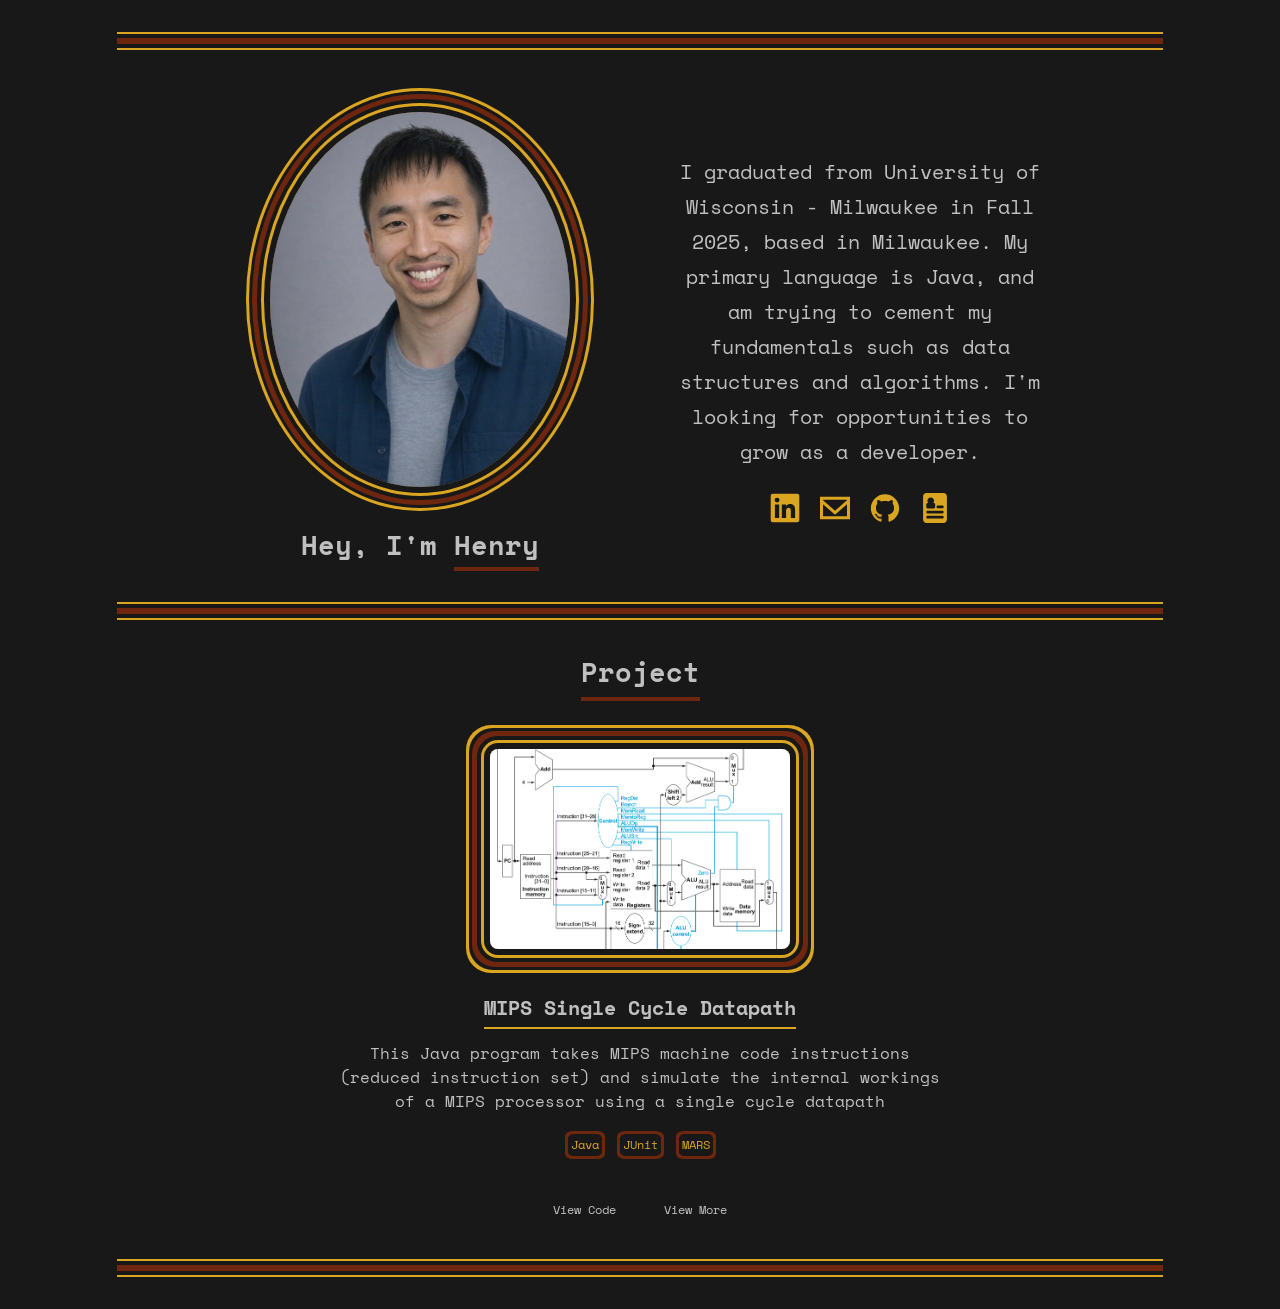
<file: index.html>
<!DOCTYPE html>

<html>
  <head>
    <title>Henry's Portfolio</title>
    <link rel="stylesheet" href="styles/styles.css">
    <link rel="preconnect" href="https://fonts.googleapis.com">
    <link rel="preconnect" href="https://fonts.gstatic.com" crossorigin>
    <link href="https://fonts.googleapis.com/css2?family=Space+Mono:ital,wght@0,400;0,700;1,400;1,700&display=swap" rel="stylesheet">
  </head>

  <body>
    <div class="divider__wrapper">
      <div class="divider">
        <span class="divider__yellow"></span>
        <span class="divider__red"></span>
        <span class="divider__yellow"></span>
      </div>
    </div>
    
    <section id="hero">  
      <div class="hero__container">
        <div class="hero__left">
          <img class="hero__image" src="assets/images/henry_xiong.png" alt="Henry"/>
          <h1 class="hero__header">Hey, I'm <span class="hero__name">Henry</span></h1>
        </div>

        <div class="hero__right">
          <p class="hero__description">
            I graduated from University of Wisconsin - Milwaukee in Fall 2025, based in Milwaukee.
            My primary language is Java, and am trying to cement my fundamentals such as data structures and algorithms.  
            I'm looking for opportunities to grow as a developer.
          </p>

          <nav class="hero__socials">   
            <a href="https://www.linkedin.com/in/henry-xyooj" target="_blank">
              <svg xmlns="http://www.w3.org/2000/svg" width="30px" height= "30px" viewBox="0 0 128 128">
                <path d="M116 3H12a8.91 8.91 0 00-9 8.8v104.42a8.91 8.91 0 009 8.78h104a8.93 8.93 0 009-8.81V11.77A8.93 8.93 0 00116 3zM39.17 107H21.06V48.73h18.11zm-9-66.21a10.5 10.5 0 1110.49-10.5 10.5 10.5 0 01-10.54 10.48zM107 107H88.89V78.65c0-6.75-.12-15.44-9.41-15.44s-10.87 7.36-10.87 15V107H50.53V48.73h17.36v8h.24c2.42-4.58 8.32-9.41 17.13-9.41C103.6 47.28 107 59.35 107 75z"/>
              </svg>
            </a>
            
            <a href="mailto:henryxyooj@hotmail.com" class="email-link" data-email="henryxyooj@hotmail.com">
              <svg width="30px" height="30px" viewBox="0 -2.5 20 20" version="1.1" xmlns="http://www.w3.org/2000/svg" xmlns:xlink="http://www.w3.org/1999/xlink">
                <title>email [#1573]</title>
                <desc>Created with Sketch.</desc>
                <defs></defs>
                <g id="Page-1" stroke="none" stroke-width="1" fill-rule="evenodd">
                  <g id="Dribbble-Light-Preview" transform="translate(-300.000000, -922.000000)">
                    <g id="icons" transform="translate(56.000000, 160.000000)">
                      <path d="M262,764.291 L254,771.318 L246,764.281 L246,764 L262,764 L262,764.291 Z M246,775 L246,766.945 L254,773.98 L262,766.953 L262,775 L246,775 Z M244,777 L264,777 L264,762 L244,762 L244,777 Z" id="email-[#1573]"></path>
                    </g>
                  </g>
                </g>
              </svg>
            </a>
            
            <a href="https://github.com/henryxyooj" target="_blank">
              <svg xmlns="http://www.w3.org/2000/svg" width="30px" height= "30px" viewBox="0 0 128 128">
                <g>
                  <path fill-rule="evenodd" clip-rule="evenodd" d="M64 5.103c-33.347 0-60.388 27.035-60.388 60.388 0 26.682 17.303 49.317 41.297 57.303 3.017.56 4.125-1.31 4.125-2.905 0-1.44-.056-6.197-.082-11.243-16.8 3.653-20.345-7.125-20.345-7.125-2.747-6.98-6.705-8.836-6.705-8.836-5.48-3.748.413-3.67.413-3.67 6.063.425 9.257 6.223 9.257 6.223 5.386 9.23 14.127 6.562 17.573 5.02.542-3.903 2.107-6.568 3.834-8.076-13.413-1.525-27.514-6.704-27.514-29.843 0-6.593 2.36-11.98 6.223-16.21-.628-1.52-2.695-7.662.584-15.98 0 0 5.07-1.623 16.61 6.19C53.7 35 58.867 34.327 64 34.304c5.13.023 10.3.694 15.127 2.033 11.526-7.813 16.59-6.19 16.59-6.19 3.287 8.317 1.22 14.46.593 15.98 3.872 4.23 6.215 9.617 6.215 16.21 0 23.194-14.127 28.3-27.574 29.796 2.167 1.874 4.097 5.55 4.097 11.183 0 8.08-.07 14.583-.07 16.572 0 1.607 1.088 3.49 4.148 2.897 23.98-7.994 41.263-30.622 41.263-57.294C124.388 32.14 97.35 5.104 64 5.104z"/>
                  <path d="M26.484 91.806c-.133.3-.605.39-1.035.185-.44-.196-.685-.605-.543-.906.13-.31.603-.395 1.04-.188.44.197.69.61.537.91zm2.446 2.729c-.287.267-.85.143-1.232-.28-.396-.42-.47-.983-.177-1.254.298-.266.844-.14 1.24.28.394.426.472.984.17 1.255zM31.312 98.012c-.37.258-.976.017-1.35-.52-.37-.538-.37-1.183.01-1.44.373-.258.97-.025 1.35.507.368.545.368 1.19-.01 1.452zm3.261 3.361c-.33.365-1.036.267-1.552-.23-.527-.487-.674-1.18-.343-1.544.336-.366 1.045-.264 1.564.23.527.486.686 1.18.333 1.543zm4.5 1.951c-.147.473-.825.688-1.51.486-.683-.207-1.13-.76-.99-1.238.14-.477.823-.7 1.512-.485.683.206 1.13.756.988 1.237zm4.943.361c.017.498-.563.91-1.28.92-.723.017-1.308-.387-1.315-.877 0-.503.568-.91 1.29-.924.717-.013 1.306.387 1.306.88zm4.598-.782c.086.485-.413.984-1.126 1.117-.7.13-1.35-.172-1.44-.653-.086-.498.422-.997 1.122-1.126.714-.123 1.354.17 1.444.663zm0 0"/>
                </g>
              </svg>
            </a>

            <a href="assets/downloads/resume.docx" download>
              <svg version="1.1" id="Capa_1" xmlns="http://www.w3.org/2000/svg" xmlns:xlink="http://www.w3.org/1999/xlink" width="30px" height="30px" viewBox="0 0 43.916 43.916" xml:space="preserve">
                <g id="#000000">
	                <path d="M34.395,0H9.522c-2.762,0-5,2.239-5,5v33.916c0,2.761,2.238,5,5,5h24.871c2.762,0,5-2.239,5-5V5
	                  C39.395,2.239,37.154,0,34.395,0z M9.208,16.855c0-1.172,0.951-2.121,2.121-2.121h0.742c-0.791-0.874-1.277-2.03-1.277-3.304
	                  c0-2.723,2.209-4.931,4.932-4.931c2.725,0,4.932,2.207,4.932,4.932c0,1.272-0.486,2.429-1.279,3.303h0.709
	                  c1.172,0,2.121,0.949,2.121,2.121v3.578c0,1.122-0.875,2.03-1.975,2.106h-9.051c-1.1-0.076-1.975-0.984-1.975-2.106V16.855
	                  L9.208,16.855z M32.708,37.416h-21.5c-1.104,0-2-0.896-2-2s0.896-2,2-2h21.5c1.104,0,2,0.896,2,2S33.812,37.416,32.708,37.416z
	                  M32.708,29.916h-21.5c-1.104,0-2-0.896-2-2s0.896-2,2-2h21.5c1.104,0,2,0.896,2,2S33.812,29.916,32.708,29.916z M32.708,22.416
	                  h-6.5c-1.104,0-2-0.896-2-2c0-1.104,0.896-2,2-2h6.5c1.104,0,2,0.896,2,2C34.708,21.52,33.812,22.416,32.708,22.416z"/>
                </g>
              </svg>
            </a>
          </nav>          
        </div>
      </div>
    </section>

    <div class="divider__wrapper">
      <div class="divider">
        <span class="divider__yellow"></span>
        <span class="divider__red"></span>
        <span class="divider__yellow"></span>
      </div>
    </div>

    <section id="project">
      <h2 class="project__header__main">Project</h2>

      <div class="project__container">
        <div class="project__card">
          <img src="assets/images/mips_single_cycle_datapath.png" alt="MIPS Single Cycle Datapath Screenshot" >
          
          <div class="project__info">
            <h3 class="project__header__seco">MIPS Single Cycle Datapath</h3>
            <p class="project__info__description">This Java program takes MIPS machine code instructions (reduced instruction set) and simulate the internal workings of a MIPS processor using a single cycle datapath</p>
            
            <div class="project__tech">
              <p class="project__tech__skill">Java</p>
              <p class="project__tech__skill">JUnit</p>
              <p class="project__tech__skill">MARS</p>
            </div>

            <div class="project__links">
              <a href="https://github.com/henryxyooj/single_cycle_datapath/" target="blank">View Code</a>
              <a href="pages/mips_single_cycle_datapath.html">View More</a>
            </div>
          </div>
        </div>
      </div>
    </section>

    <div class="divider__wrapper">
      <div class="divider">
        <span class="divider__yellow"></span>
        <span class="divider__red"></span>
        <span class="divider__yellow"></span>
      </div>
    </div>
      
    <footer class="footer">
    </footer>
  
  </body>
</html>
</file>
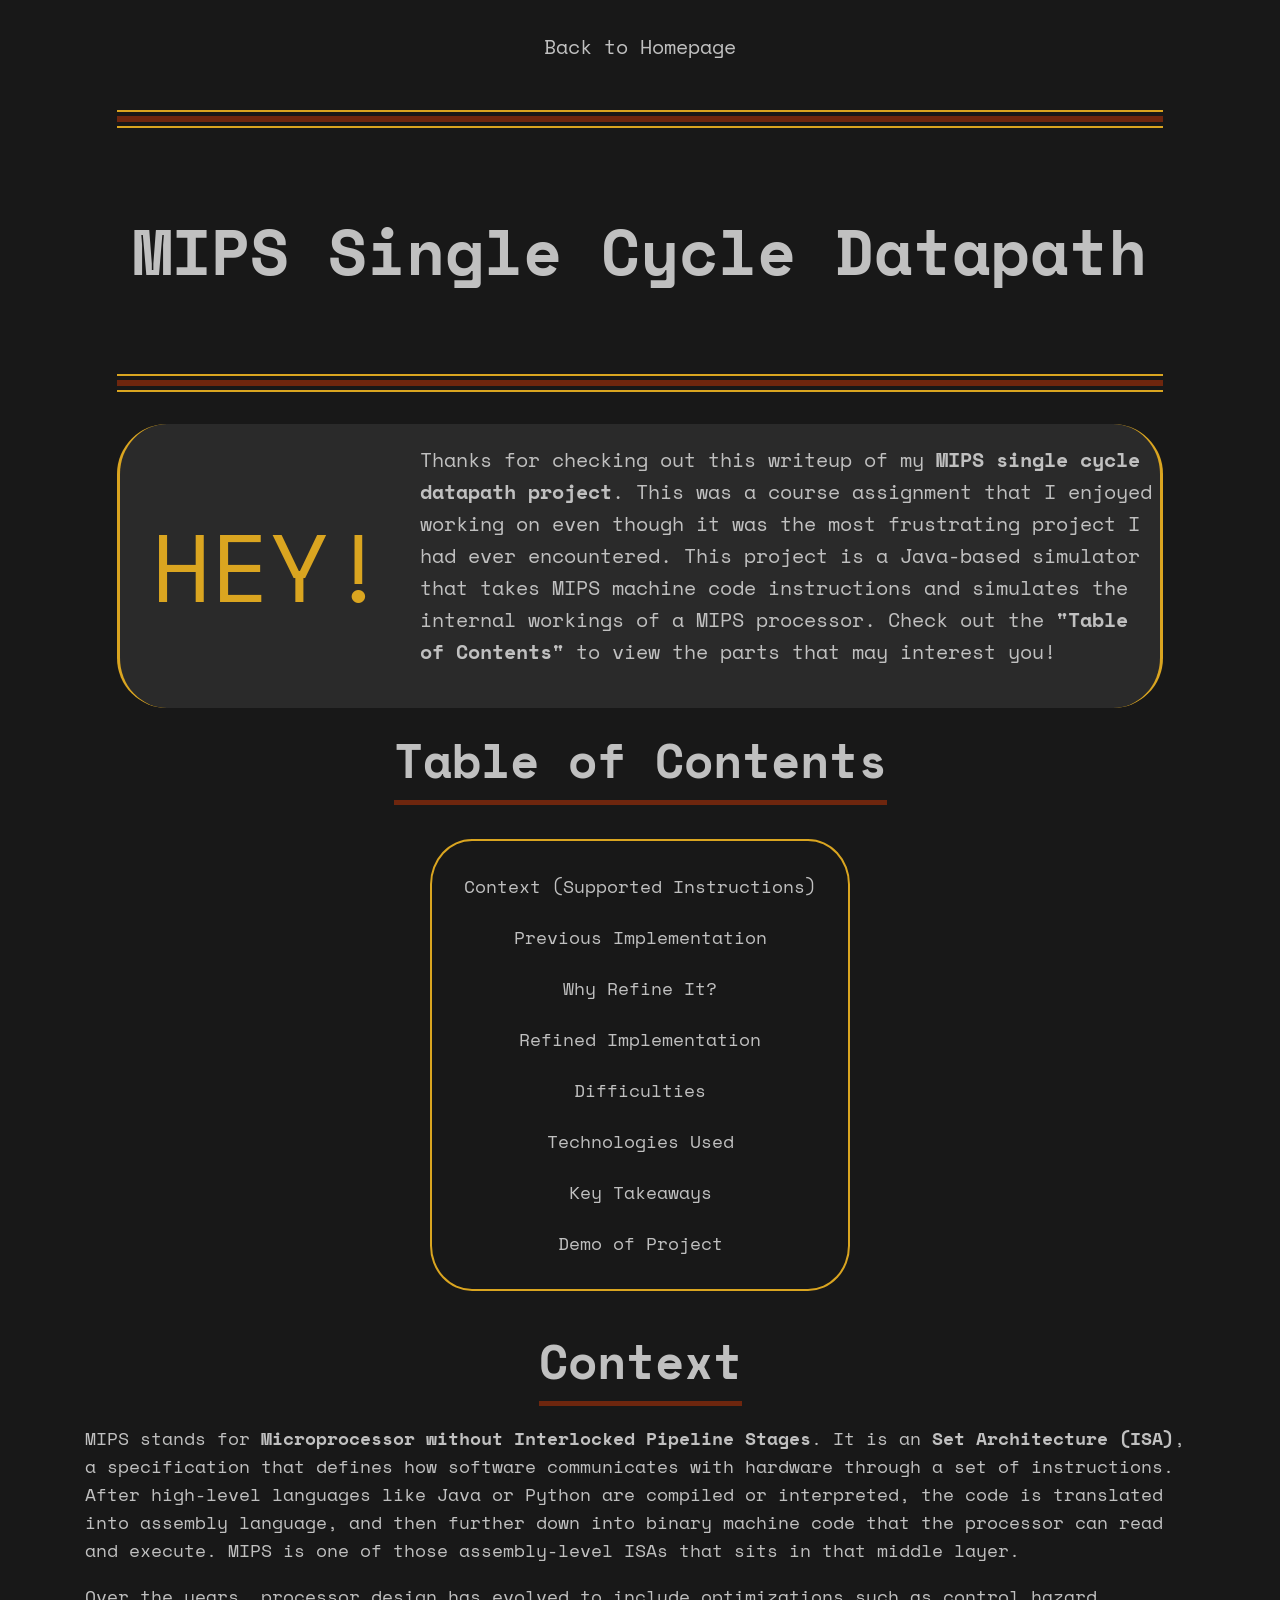
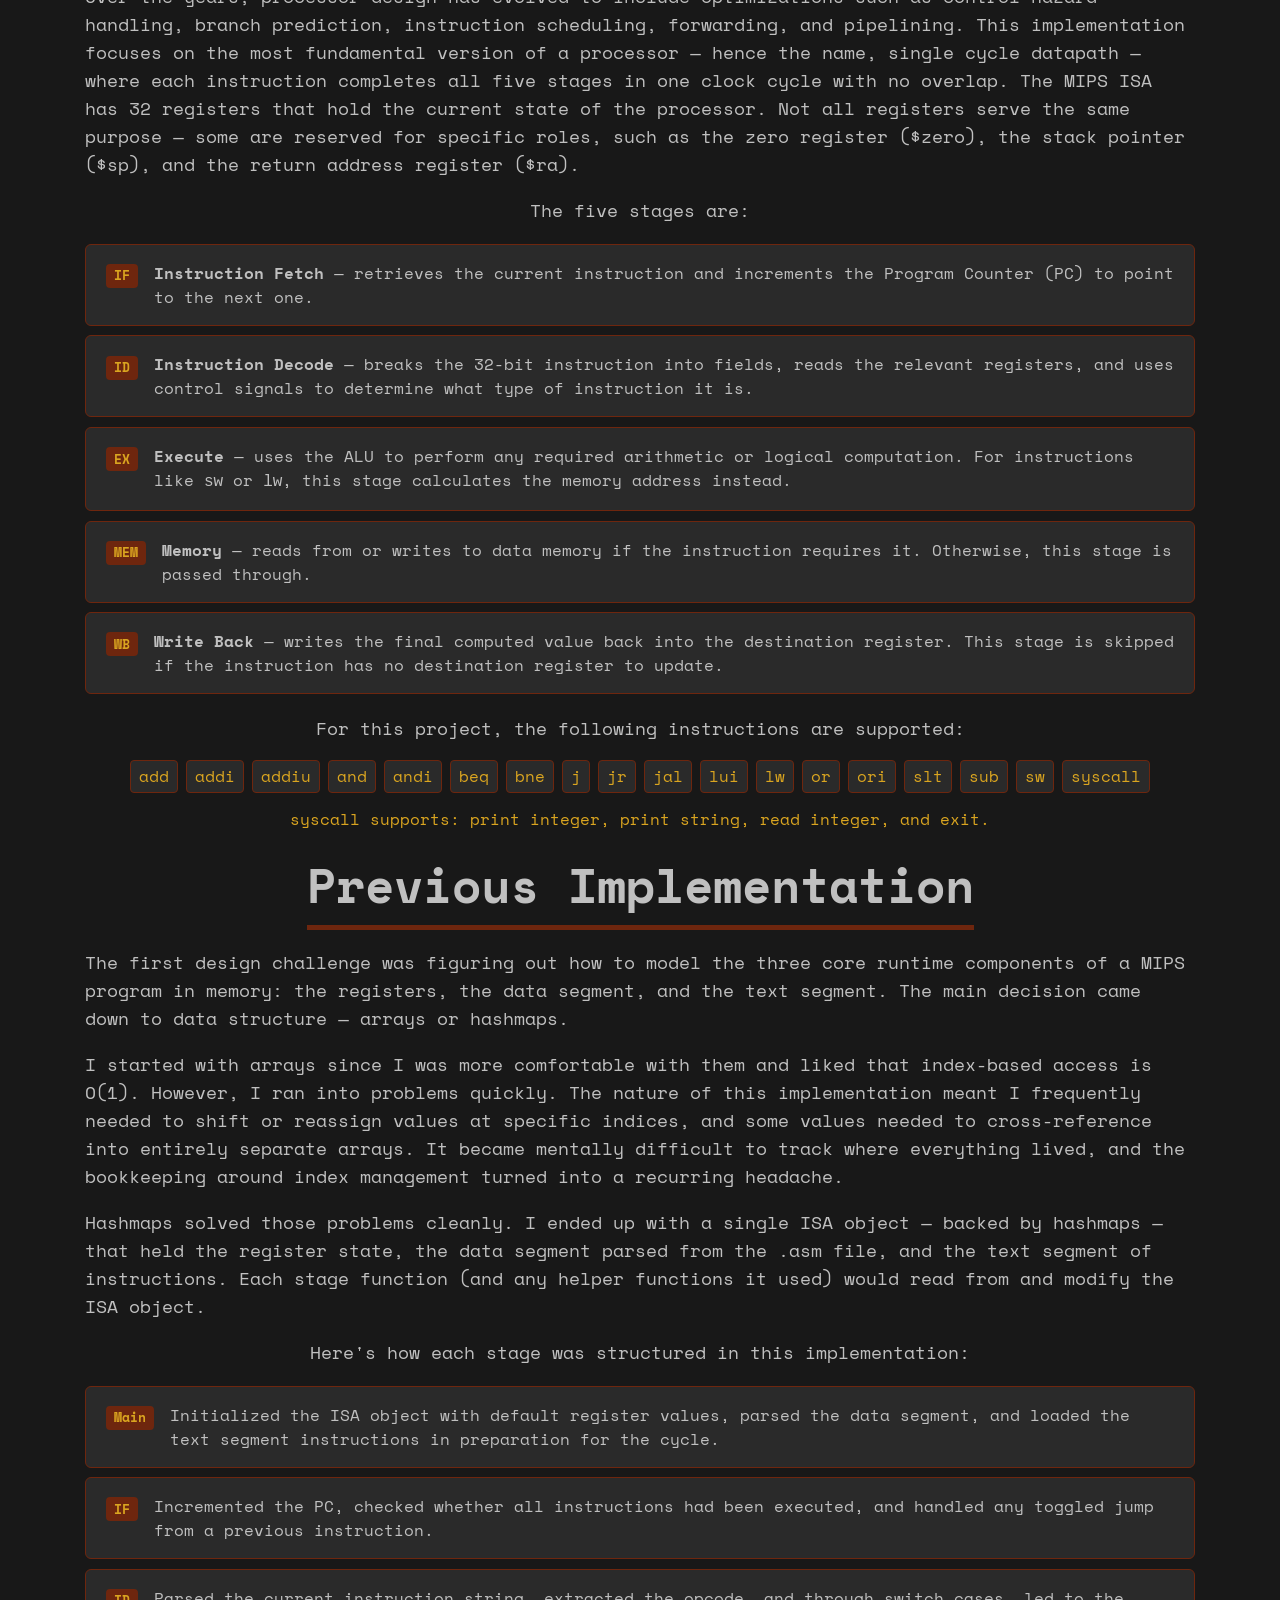
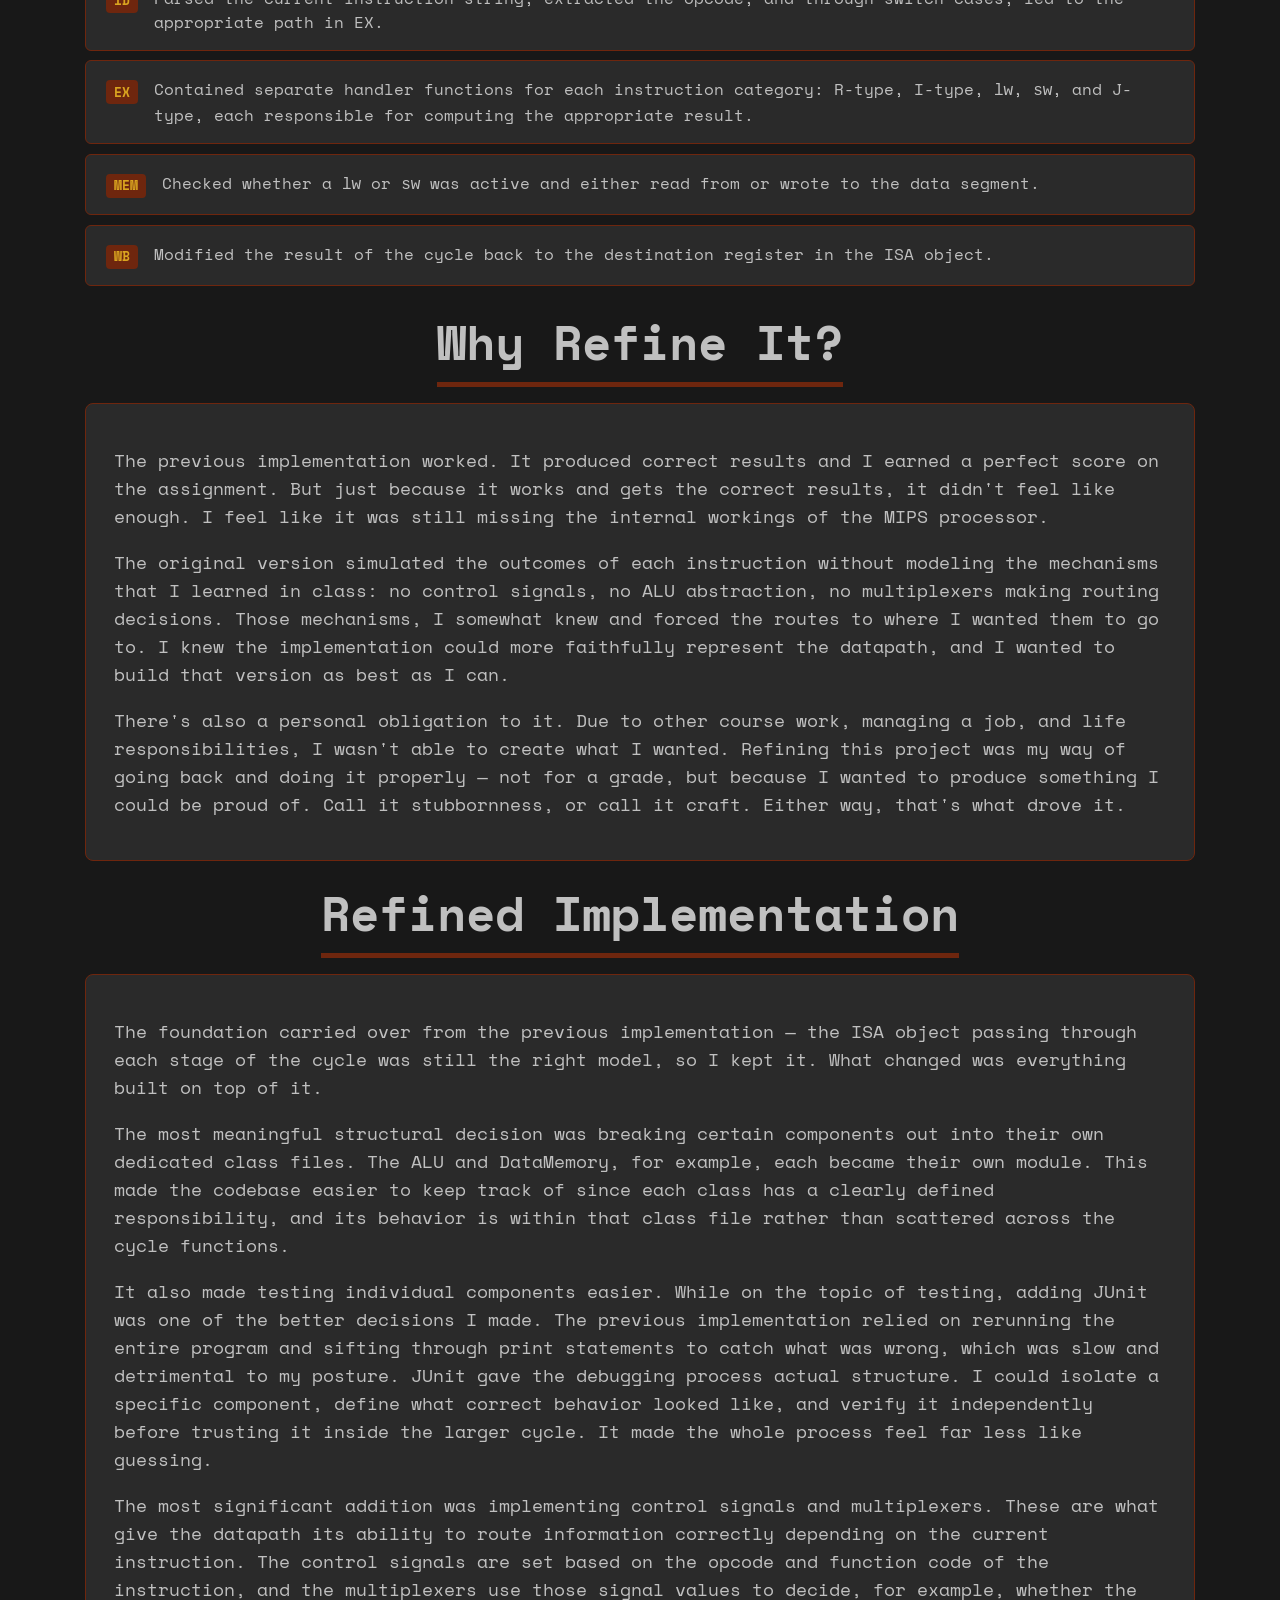
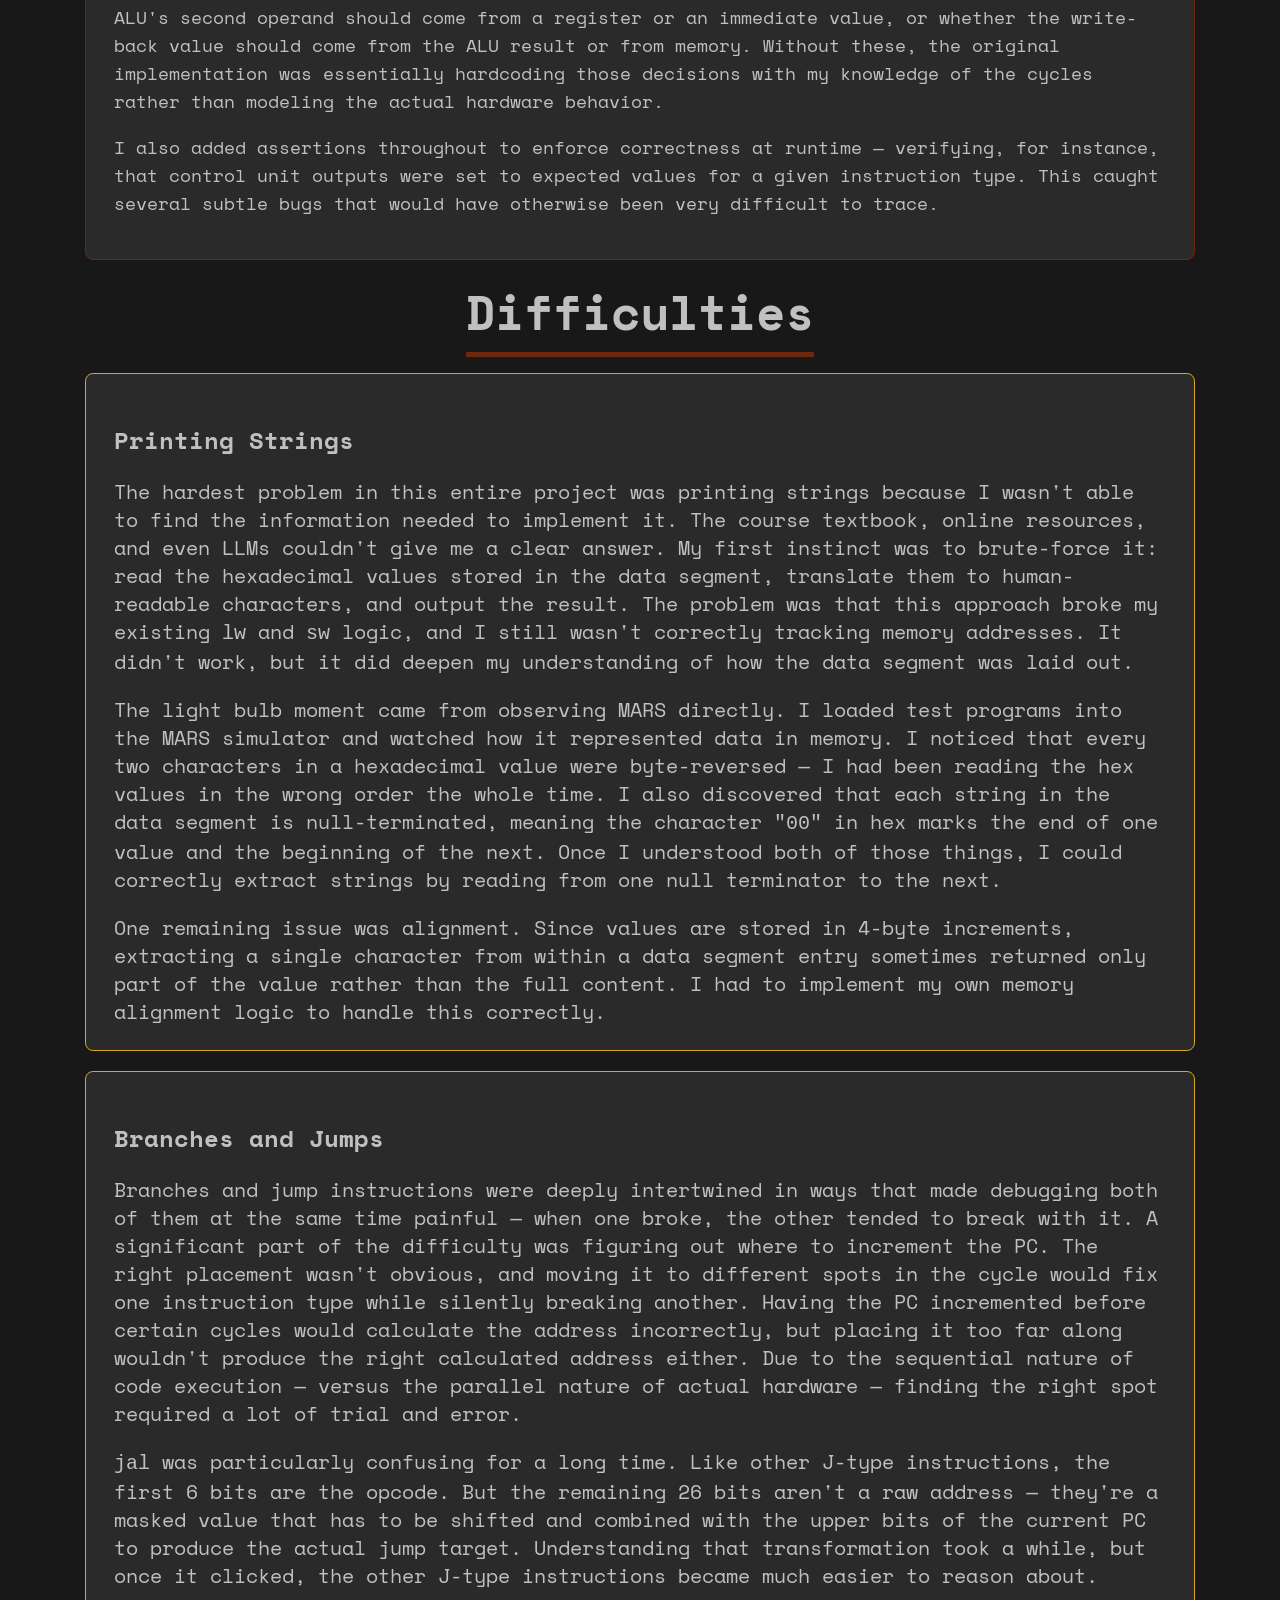
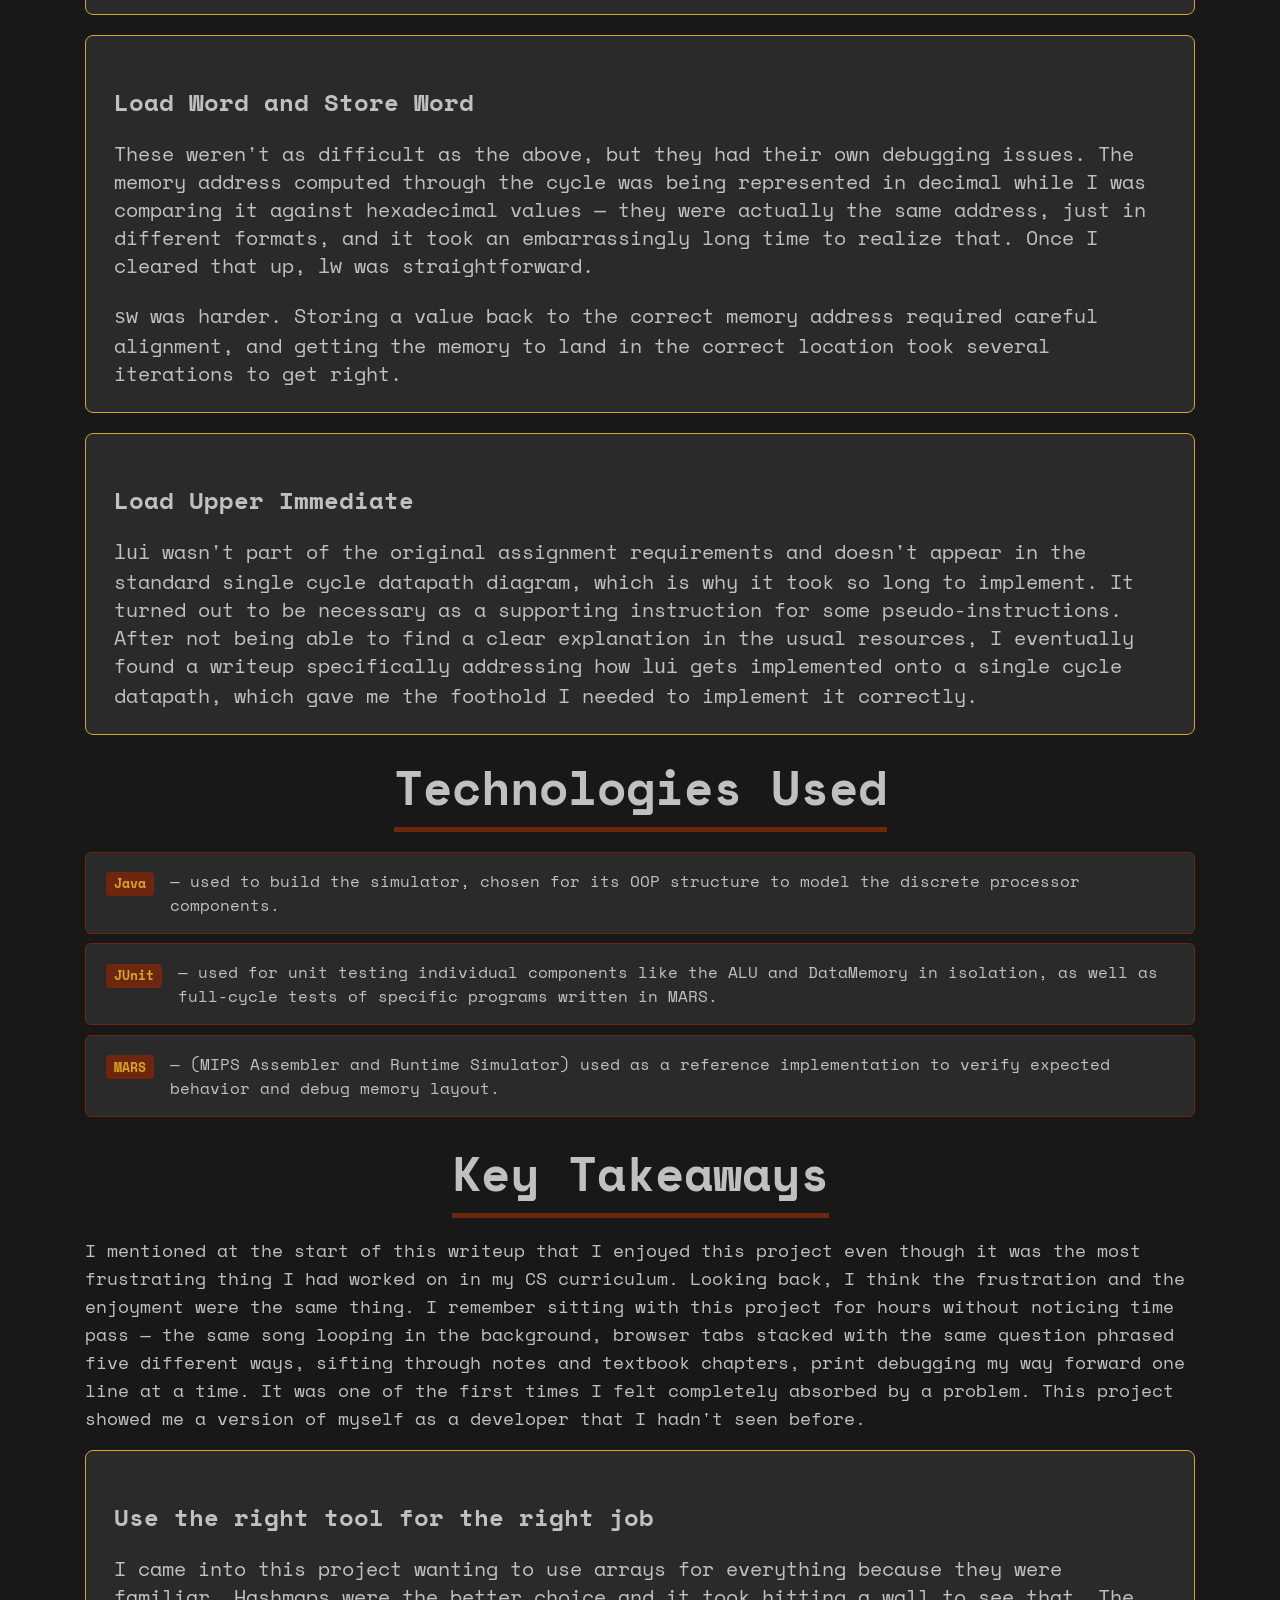
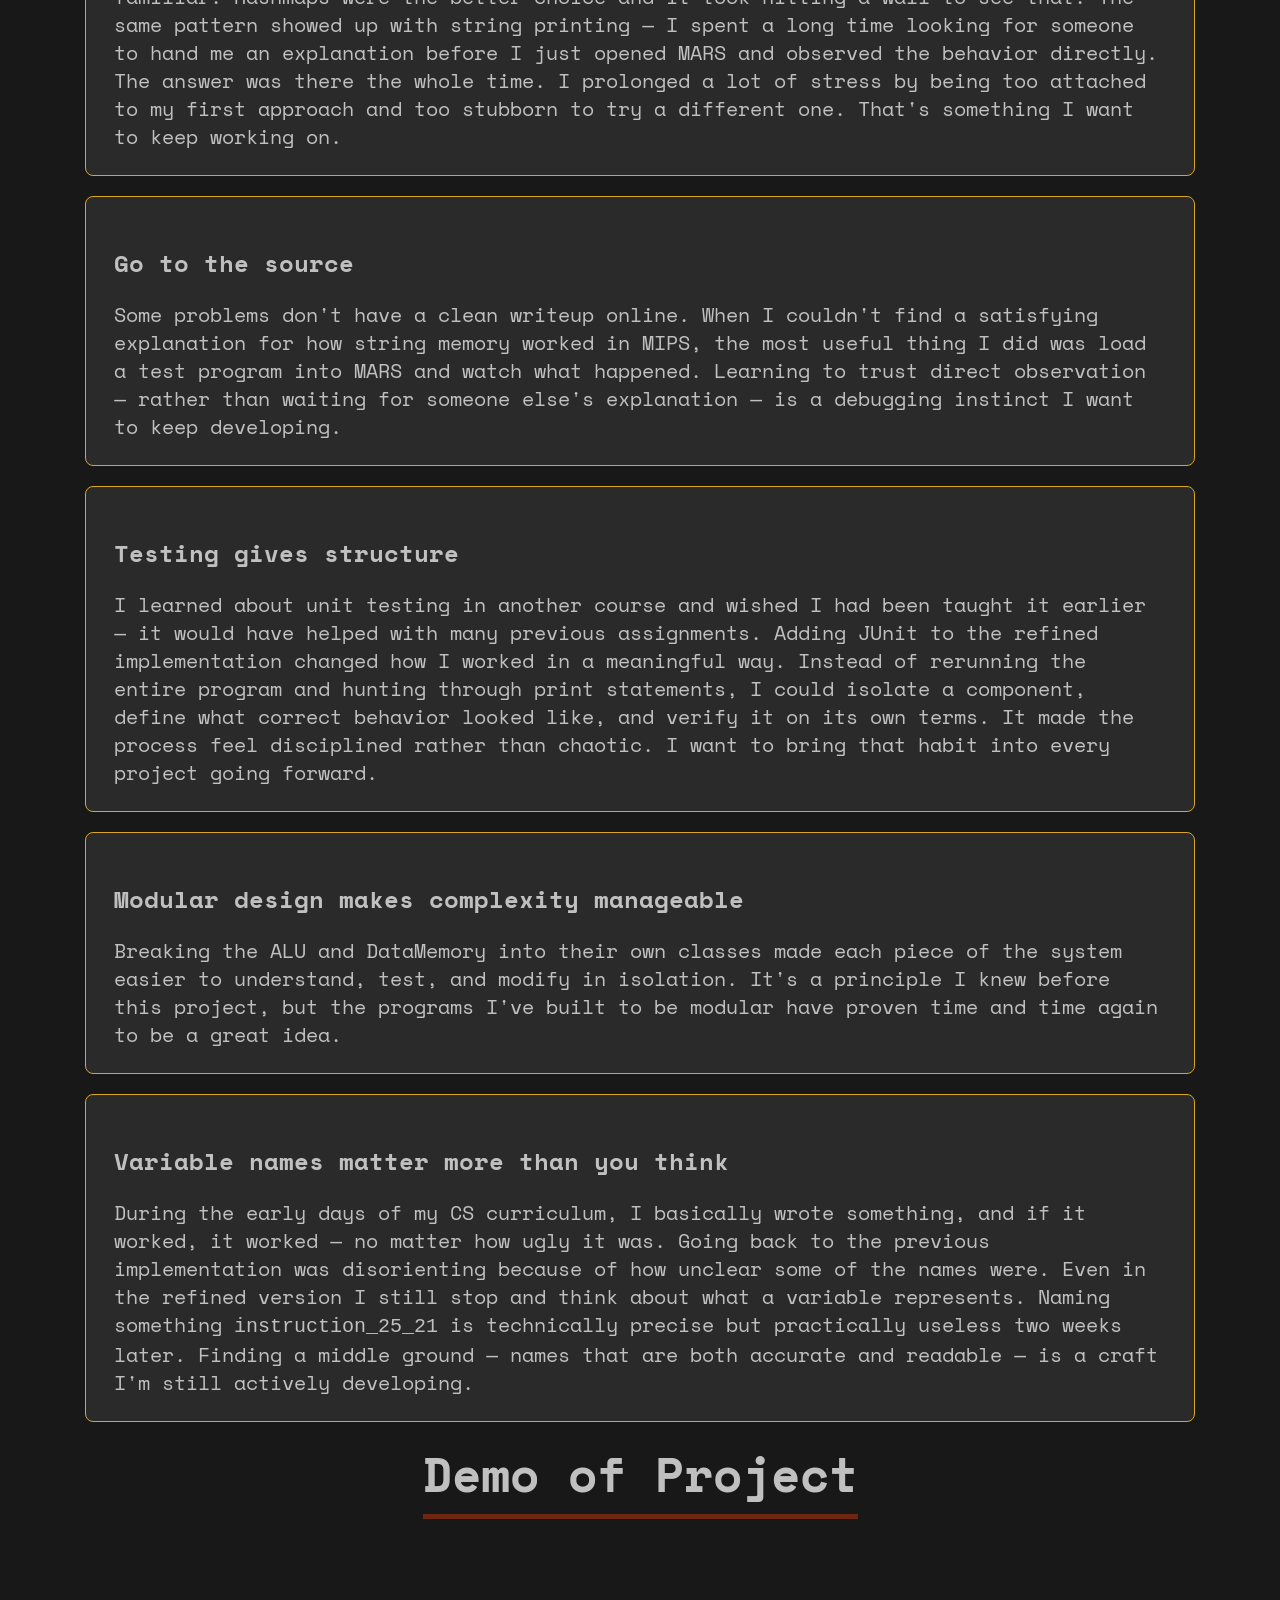
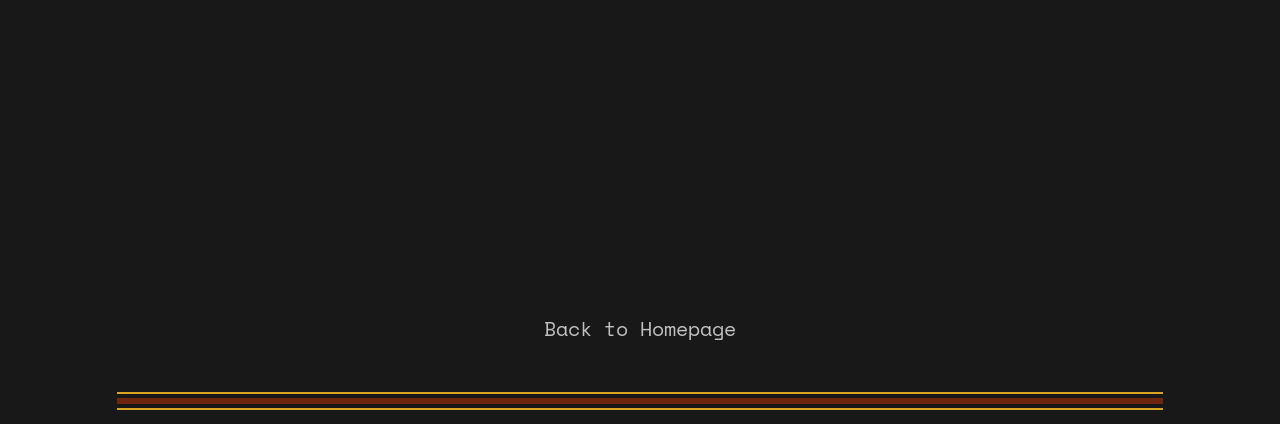
<file: pages/mips_single_cycle_datapath.html>
<!DOCTYPE html> 
<html>
    <div class="nav__home">
        <a href="../index.html">Back to Homepage</a>
    </div>

    <head>
        <title>MIPS Single Cycle Datapath Project</title>
        <link rel="stylesheet" href="../styles/project_styles.css">
        <link rel="preconnect" href="https://fonts.googleapis.com">
        <link rel="preconnect" href="https://fonts.gstatic.com" crossorigin>
        <link href="https://fonts.googleapis.com/css2?family=Space+Mono:ital,wght@0,400;0,700;1,400;1,700&display=swap" rel="stylesheet">
    </head>    

    <body>
        <div class="wrapper">
            <header class="header">
                <div class="divider">
                    <span class="divider__yellow"></span>
                    <span class="divider__red"></span>
                    <span class="divider__yellow"></span>
                </div>

                <h1 class="header__title">MIPS Single Cycle Datapath</h1>

                <div class="divider">
                    <span class="divider__yellow"></span>
                    <span class="divider__red"></span>
                    <span class="divider__yellow"></span>
                </div>
            </header>
            
            <div class="intro__container">
                <div class="intro">
                    <p class="intro__hey">HEY!</p>
                    <p class="intro__desc">
                        Thanks for checking out this writeup of my <strong>MIPS single cycle datapath project</strong>.  
                        This was a course assignment that I enjoyed working on even though it was the most frustrating project I had ever encountered.  
                        This project is a Java-based simulator that takes MIPS machine code instructions and simulates the internal workings of a MIPS processor.
                        Check out the <strong>"Table of Contents"</strong> to view the parts that may interest you!
                    </p>
                </div>
            </div>
            
            <div class="table__of__contents">
                <h2 class="contents__header">Table of Contents</h2>
                <ul class="toc__list">
                    <li><a href="#context">Context (Supported Instructions)</a></li>
                    <li><a href="#previous__implementation">Previous Implementation</a></li>
                    <li><a href="#why__refine__it">Why Refine It?</a></li>
                    <li><a href="#refined__implementation">Refined Implementation</a></li>
                    <li><a href="#difficulties">Difficulties</a></li>
                    <li><a href="#technologies">Technologies Used</a></li>
                    <li><a href="#key__takeaways">Key Takeaways</a></li>
                    <li><a href="#demo__previous">Demo of Project</a></li>
                </ul>
            </div>

            <div class="page__content">
                <section id="context">
                    <h2 class="context__header">Context</h2>
                        <p>
                            MIPS stands for <strong>Microprocessor without Interlocked Pipeline Stages</strong>.
                            It is an <strong>Set Architecture (ISA)</strong>, a specification that defines how software communicates with hardware through a set of instructions.
                            After high-level languages like Java or Python are compiled or interpreted, the code is translated into assembly language, and then further down into binary machine code that the processor can read and execute.
                            MIPS is one of those assembly-level ISAs that sits in that middle layer.
                        </p>
                        
                        <p>
                            Over the years, processor design has evolved to include optimizations such as control hazard handling, branch prediction, instruction scheduling, forwarding, and pipelining.
                            This implementation focuses on the most fundamental version of a processor — hence the name, single cycle datapath — where each instruction completes all five stages in one clock cycle with no overlap.
                            The MIPS ISA has 32 registers that hold the current state of the processor.
                            Not all registers serve the same purpose — some are reserved for specific roles, such as the zero register ($zero), the stack pointer ($sp), and the return address register ($ra).
                        </p>

                        <p class="five__stages">The five stages are:</p>
                        <div class="stages__grid">
                            <div class="stage__card">
                                <span class="stage__label">IF</span>
                                <span><strong>Instruction Fetch</strong> — retrieves the current instruction and increments the Program Counter (PC) to point to the next one.</span>
                            </div>
                            <div class="stage__card">
                                <span class="stage__label">ID</span>
                                <span><strong>Instruction Decode</strong> — breaks the 32-bit instruction into fields, reads the relevant registers, and uses control signals to determine what type of instruction it is.</span>
                            </div>
                            <div class="stage__card">
                                <span class="stage__label">EX</span>
                                <span><strong>Execute</strong> — uses the ALU to perform any required arithmetic or logical computation. For instructions like <code>sw</code> or <code>lw</code>, this stage calculates the memory address instead.</span>
                            </div>
                            <div class="stage__card">
                                <span class="stage__label">MEM</span>
                                <span><strong>Memory</strong> — reads from or writes to data memory if the instruction requires it. Otherwise, this stage is passed through.</span>
                            </div>
                            <div class="stage__card">
                                <span class="stage__label">WB</span>
                                <span><strong>Write Back</strong> — writes the final computed value back into the destination register. This stage is skipped if the instruction has no destination register to update.</span>
                            </div>
                        </div>

                        <p class="supported__instructions">For this project, the following instructions are supported:</p>
                        <div class="instruction__tags">
                            <span>add</span><span>addi</span><span>addiu</span><span>and</span><span>andi</span>
                            <span>beq</span><span>bne</span><span>j</span><span>jr</span><span>jal</span>
                            <span>lui</span><span>lw</span><span>or</span><span>ori</span><span>slt</span>
                            <span>sub</span><span>sw</span><span>syscall</span>
                        </div>

                        <p class="instruction__syscall_supports">syscall supports: print integer, print string, read integer, and exit.</p>
                </section>

                <section id="previous__implementation">
                    <h2 class="previous__header">Previous Implementation</h2>
                        <p>
                            The first design challenge was figuring out how to model the three core runtime components of a MIPS program in memory: the registers, the data segment, and the text segment.
                            The main decision came down to data structure — arrays or hashmaps.
                        </p>

                        <p>
                            I started with arrays since I was more comfortable with them and liked that index-based access is O(1).
                            However, I ran into problems quickly.
                            The nature of this implementation meant I frequently needed to shift or reassign values at specific indices, and some values needed to cross-reference into entirely separate arrays.
                            It became mentally difficult to track where everything lived, and the bookkeeping around index management turned into a recurring headache.
                        </p>

                        <p>
                            Hashmaps solved those problems cleanly.
                            I ended up with a single ISA object — backed by hashmaps — that held the register state, the data segment parsed from the .asm file, and the text segment of instructions.
                            Each stage function (and any helper functions it used) would read from and modify the ISA object.
                        </p>

                        <p class="previous__structure">Here's how each stage was structured in this implementation:</p>
                        <div class="impl__stages">
                            <div class="impl__stage">
                                <span class="impl__label">Main</span>
                                <span>Initialized the ISA object with default register values, parsed the data segment, and loaded the text segment instructions in preparation for the cycle.</span>
                            </div>
                            <div class="impl__stage">
                                <span class="impl__label">IF</span>
                                <span>Incremented the PC, checked whether all instructions had been executed, and handled any toggled jump from a previous instruction.</span>
                            </div>
                            <div class="impl__stage">
                                <span class="impl__label">ID</span>
                                <span>Parsed the current instruction string, extracted the opcode, and through switch cases, led to the appropriate path in EX.</span>
                            </div>
                            <div class="impl__stage">
                                <span class="impl__label">EX</span>
                                <span>Contained separate handler functions for each instruction category: R-type, I-type, <code>lw</code>, <code>sw</code>, and J-type, each responsible for computing the appropriate result.</span>
                            </div>
                            <div class="impl__stage">
                                <span class="impl__label">MEM</span>
                                <span>Checked whether a <code>lw</code> or <code>sw</code> was active and either read from or wrote to the data segment.</span>
                            </div>
                            <div class="impl__stage">
                                <span class="impl__label">WB</span>
                                <span>Modified the result of the cycle back to the destination register in the ISA object.</span>
                            </div>
                        </div>
                </section>

                <section id="why__refine__it">
                    <h2 class="why__header">Why Refine It?</h2>
                        <div class="why__refine__it__container">
                            <p>
                                The previous implementation worked.
                                It produced correct results and I earned a perfect score on the assignment.
                                But just because it works and gets the correct results, it didn't feel like enough.
                                I feel like it was still missing the internal workings of the MIPS processor.
                            </p>

                            <p>
                                The original version simulated the outcomes of each instruction without modeling the mechanisms that I learned in class: no control signals, no ALU abstraction, no multiplexers making routing decisions.
                                Those mechanisms, I somewhat knew and forced the routes to where I wanted them to go to.
                                I knew the implementation could more faithfully represent the datapath, and I wanted to build that version as best as I can.
                            </p>

                            <p>
                                There's also a personal obligation to it.
                                Due to other course work, managing a job, and life responsibilities, I wasn't able to create what I wanted.
                                Refining this project was my way of going back and doing it properly — not for a grade, but because I wanted to produce something I could be proud of.
                                Call it stubbornness, or call it craft.
                                Either way, that's what drove it.
                            </p>
                        </div>
                </section>

                <section id="refined__implementation">
                    <h2 class="refined__header">Refined Implementation</h2>
                        <div class="refined__implementation__container">
                            <p>
                                The foundation carried over from the previous implementation — the ISA object passing through each stage of the cycle was still the right model, so I kept it.
                                What changed was everything built on top of it.
                            </p>
                            <p>
                                The most meaningful structural decision was breaking certain components out into their own dedicated class files.
                                The ALU and DataMemory, for example, each became their own module.
                                This made the codebase easier to keep track of since each class has a clearly defined responsibility, and its behavior is within that class file rather than scattered across the cycle functions.
                            </p>
                            <p>
                                It also made testing individual components easier.
                                While on the topic of testing, adding JUnit was one of the better decisions I made.
                                The previous implementation relied on rerunning the entire program and sifting through print statements to catch what was wrong, which was slow and detrimental to my posture.
                                JUnit gave the debugging process actual structure.
                                I could isolate a specific component, define what correct behavior looked like, and verify it independently before trusting it inside the larger cycle.
                                It made the whole process feel far less like guessing.
                            </p>
                            <p>
                                The most significant addition was implementing control signals and multiplexers.
                                These are what give the datapath its ability to route information correctly depending on the current instruction.
                                The control signals are set based on the opcode and function code of the instruction, and the multiplexers use those signal values to decide, for example, whether the ALU's second operand should come from a register or an immediate value, or whether the write-back value should come from the ALU result or from memory.
                                Without these, the original implementation was essentially hardcoding those decisions with my knowledge of the cycles rather than modeling the actual hardware behavior.
                            </p>
                            <p>
                                I also added assertions throughout to enforce correctness at runtime — verifying, for instance, that control unit outputs were set to expected values for a given instruction type.
                                This caught several subtle bugs that would have otherwise been very difficult to trace.
                            </p>
                        </div>
                </section>

                <section id="difficulties">
                    <h2 class="difficulties__header">Difficulties</h2>
                        <div class="difficulty__cards">

                            <div class="difficulty__card">
                                <h3>Printing Strings</h3>
                                <p>The hardest problem in this entire project was printing strings because I wasn't able to find the information needed to implement it. The course textbook, online resources, and even LLMs couldn't give me a clear answer. My first instinct was to brute-force it: read the hexadecimal values stored in the data segment, translate them to human-readable characters, and output the result. The problem was that this approach broke my existing <code>lw</code> and <code>sw</code> logic, and I still wasn't correctly tracking memory addresses. It didn't work, but it did deepen my understanding of how the data segment was laid out.</p>
                                <p>The light bulb moment came from observing MARS directly. I loaded test programs into the MARS simulator and watched how it represented data in memory. I noticed that every two characters in a hexadecimal value were byte-reversed — I had been reading the hex values in the wrong order the whole time. I also discovered that each string in the data segment is null-terminated, meaning the character <code>"00"</code> in hex marks the end of one value and the beginning of the next. Once I understood both of those things, I could correctly extract strings by reading from one null terminator to the next.</p>
                                <p>One remaining issue was alignment. Since values are stored in 4-byte increments, extracting a single character from within a data segment entry sometimes returned only part of the value rather than the full content. I had to implement my own memory alignment logic to handle this correctly.</p>
                            </div>

                            <div class="difficulty__card">
                                <h3>Branches and Jumps</h3>
                                <p>Branches and jump instructions were deeply intertwined in ways that made debugging both of them at the same time painful — when one broke, the other tended to break with it. A significant part of the difficulty was figuring out where to increment the PC. The right placement wasn't obvious, and moving it to different spots in the cycle would fix one instruction type while silently breaking another. Having the PC incremented before certain cycles would calculate the address incorrectly, but placing it too far along wouldn't produce the right calculated address either. Due to the sequential nature of code execution — versus the parallel nature of actual hardware — finding the right spot required a lot of trial and error.</p>
                                <p><code>jal</code> was particularly confusing for a long time. Like other J-type instructions, the first 6 bits are the opcode. But the remaining 26 bits aren't a raw address — they're a masked value that has to be shifted and combined with the upper bits of the current PC to produce the actual jump target. Understanding that transformation took a while, but once it clicked, the other J-type instructions became much easier to reason about.</p>
                            </div>

                            <div class="difficulty__card">
                                <h3>Load Word and Store Word</h3>
                                <p>These weren't as difficult as the above, but they had their own debugging issues. The memory address computed through the cycle was being represented in decimal while I was comparing it against hexadecimal values — they were actually the same address, just in different formats, and it took an embarrassingly long time to realize that. Once I cleared that up, <code>lw</code> was straightforward.</p>
                                <p><code>sw</code> was harder. Storing a value back to the correct memory address required careful alignment, and getting the memory to land in the correct location took several iterations to get right.</p>
                            </div>

                            <div class="difficulty__card">
                                <h3>Load Upper Immediate</h3>
                                <p><code>lui</code> wasn't part of the original assignment requirements and doesn't appear in the standard single cycle datapath diagram, which is why it took so long to implement. It turned out to be necessary as a supporting instruction for some pseudo-instructions. After not being able to find a clear explanation in the usual resources, I eventually found a writeup specifically addressing how <code>lui</code> gets implemented onto a single cycle datapath, which gave me the foothold I needed to implement it correctly.</p>
                            </div>
                        </div>
                </section>

                <section id="technologies">
                    <h2 class="technologies__header">Technologies Used</h2>
                        <div class="tech__list">
                            <div class="tech__card">
                                <span class="tech__item"><strong>Java</strong></span> 
                                <span>— used to build the simulator, chosen for its OOP structure to model the discrete processor components.</span>
                            </div>

                            <div class="tech__card">
                                <span class="tech__item"><strong>JUnit</strong></span> 
                                <span>— used for unit testing individual components like the ALU and DataMemory in isolation, as well as full-cycle tests of specific programs written in MARS.</span>
                            </div>

                            <div class="tech__card">
                                <span class="tech__item"><strong>MARS</strong></span> 
                                </span>— (MIPS Assembler and Runtime Simulator) used as a reference implementation to verify expected behavior and debug memory layout.</span>
                            </div>
                        </div>
                </section>

                <section id="key__takeaways">
                    <h2 class="takeaway__header">Key Takeaways</h2>
                        <p>
                            I mentioned at the start of this writeup that I enjoyed this project even though it was the most frustrating thing I had worked on in my CS curriculum. Looking back, I think the frustration and the enjoyment were the same thing. I remember sitting with this project for hours without noticing time pass — the same song looping in the background, browser tabs stacked with the same question phrased five different ways, sifting through notes and textbook chapters, print debugging my way forward one line at a time. It was one of the first times I felt completely absorbed by a problem. This project showed me a version of myself as a developer that I hadn't seen before.
                        </p>
                        <div class="takeaway__cards">

                            <div class="takeaway__card">
                                <h3>Use the right tool for the right job</h3>
                                <p>I came into this project wanting to use arrays for everything because they were familiar. Hashmaps were the better choice and it took hitting a wall to see that. The same pattern showed up with string printing — I spent a long time looking for someone to hand me an explanation before I just opened MARS and observed the behavior directly. The answer was there the whole time. I prolonged a lot of stress by being too attached to my first approach and too stubborn to try a different one. That's something I want to keep working on.</p>
                            </div>

                            <div class="takeaway__card">
                                <h3>Go to the source</h3>
                                <p>Some problems don't have a clean writeup online. When I couldn't find a satisfying explanation for how string memory worked in MIPS, the most useful thing I did was load a test program into MARS and watch what happened. Learning to trust direct observation — rather than waiting for someone else's explanation — is a debugging instinct I want to keep developing.</p>
                            </div>

                            <div class="takeaway__card">
                                <h3>Testing gives structure</h3>
                                <p>I learned about unit testing in another course and wished I had been taught it earlier — it would have helped with many previous assignments. Adding JUnit to the refined implementation changed how I worked in a meaningful way. Instead of rerunning the entire program and hunting through print statements, I could isolate a component, define what correct behavior looked like, and verify it on its own terms. It made the process feel disciplined rather than chaotic. I want to bring that habit into every project going forward.</p>
                            </div>

                            <div class="takeaway__card">
                                <h3>Modular design makes complexity manageable</h3>
                                <p>Breaking the ALU and DataMemory into their own classes made each piece of the system easier to understand, test, and modify in isolation. It's a principle I knew before this project, but the programs I've built to be modular have proven time and time again to be a great idea.</p>
                            </div>

                            <div class="takeaway__card">
                                <h3>Variable names matter more than you think</h3>
                                <p>During the early days of my CS curriculum, I basically wrote something, and if it worked, it worked — no matter how ugly it was. Going back to the previous implementation was disorienting because of how unclear some of the names were. Even in the refined version I still stop and think about what a variable represents. Naming something <code>instruction_25_21</code> is technically precise but practically useless two weeks later. Finding a middle ground — names that are both accurate and readable — is a craft I'm still actively developing.</p>
                            </div>
                        </div>
                </section>   

                <section id="demo">
                    <h2 class="previous__header">Demo of Project</h2>
                    <div class="video__wrapper">
                        <iframe 
                            class="video"
                            width="560" 
                            height="315" 
                            src="https://www.youtube.com/embed/gS8_MTu8MIA?si=nim2k-99AcNBpqvJ" 
                            title="YouTube video player" 
                            frameborder="0" 
                            allow="accelerometer; autoplay; clipboard-write; encrypted-media; gyroscope; picture-in-picture; web-share" 
                            referrerpolicy="strict-origin-when-cross-origin" 
                            allowfullscreen
                        >
                        </iframe>
                    </div>
                </section>
            </div>

            <div class="nav__home">
                <a href="../index.html">Back to Homepage</a>
            </div>
            
            <footer class="footer">
                <div class="divider">
                    <span class="divider__yellow"></span>
                    <span class="divider__red"></span>
                    <span class="divider__yellow"></span>
                </div>
            </footer>
        </div>
    </body>
</html>
</file>
<file: styles/styles.css>
:root {
    --main: #181818;
    --main-card: #2a2a2a;
    --main-contra: #c0c0c0; 
    --seco: #6e260e;
    --seco-contra: #DAA520;
    --wrapper: 69.375rem;
    --fs-18: 1.125rem;
    --fs-24: 1.5rem;
    --fs-32: 2rem;
    --fs-48: 3rem;
    --ease-in-out: color 250ms ease-in-out;
}

html {
    box-sizing: border-box;
    font-size: 100%;
}

body {
    margin: 0;
    font-family: "Space Mono", monospace;
    background-color: var(--main);
    color: var(--main-contra);
    font-size: 18px;
    line-height: 1.5; 
}

.divider__wrapper {
    max-width: var(--wrapper);
    width: 100%;
    margin: 0 auto;
}

.divider {
    padding: 2rem;
    display: flex;
    flex-direction: column;
    gap: 4px;
}

.divider__yellow {
    height: 2px;
    background-color: var(--seco-contra);
}

.divider__red {
    height: 6px;
    background-color: var(--seco);
}

@view-transition {
    navigation: auto;
}

@keyframes slide-to-bottom {
  from {
    transform: translateY(0);
  }

  to {
    transform: translateY(100vw);
  }
}

::view-transition-old(root) {
  animation: slide-to-bottom 0.3s;
  z-index: 2;
}

::view-transition-new(root) {
  animation: none;
}

.hero {}

.hero__container {
    display: grid;
    grid-template-columns: 1fr 1fr;
    gap: 5rem;
    align-items: center;
    margin: 0 auto;
    max-width: 800px;
    margin-bottom: -3rem;
}

.hero__left {
    display: flex;
    flex-direction: column;
    align-items: center;
    text-align: center;
    gap: 1rem;
    padding: 1.875rem;
}

.hero__image {
    width: 300px;
    height: 375px;
    border-radius: 50%;
    object-fit: cover;
    box-shadow:
        0 0 0 6px var(--main),
        0 0 0 9px var(--seco-contra),
        0 0 0 13px var(--main),
        0 0 0 18px var(--seco),
        0 0 0 21px var(--main),
        0 0 0 24px var(--seco-contra);
}

.hero__header {}

.hero__name {
    color: var(--main-contra);
    border-bottom: 4.5px solid var(--seco);
    padding-bottom: 2px;
}

.hero__right {
    display: flex;
    flex-direction: column;
    gap: 1.5rem;
}

.refined__implementation__container {
    background: var(--main-card);
    border: 1px solid var(--seco);
    border-radius: 8px;
    padding: 1.5rem 1.75rem;
}


.hero__description {
    line-height: 1.75;
    font-size: 1.25rem;
    max-width: 400px;
    margin: 0rem auto;
    text-align: center;
}

.hero__socials {
    display: flex;
    align-items: center;
    justify-content: center;
    gap: 1.25rem;
    padding: 0 0 1rem 0;
}

.hero__socials svg {
    fill: var(--seco-contra);
    transition: 
        fill 250ms ease-in-out,
        transform 250ms ease-in-out;
}

.hero__socials:hover svg {
    fill: var(--seco-contra);
}

.hero__socials svg:hover {
    fill: var(--seco);
    transform: translateY(-6px);
}

.project {}

.project__header__main {
    display: flex;
    justify-content: center;
    align-items: center;
    align-self: center;
    padding-bottom: 0.25rem;
    border-bottom: 4.5px solid var(--seco);
    width: fit-content;
    margin: 0 auto 3rem;
}

.project__container {}

.project__card {
    display: flex;
    flex-direction: column;
    gap: 1.5rem;
    border-radius: 10px;
    padding: 0 1.5rem 0;
    align-items: center;
}

.project__card img {
    width: 300px;
    height: 200px;
    object-fit: cover;
    border-radius: 8px;
    box-shadow:
        0 0 0 6px var(--main),
        0 0 0 9px var(--seco-contra),
        0 0 0 13px var(--main),
        0 0 0 18px var(--seco),
        0 0 0 21px var(--main),
        0 0 0 24px var(--seco-contra);
}

.project__info {
    padding: 0 6rem 0rem;
    display: flex;
    flex-direction: column;
    justify-content: center;
    gap: 0.75rem;
    align-items: center;
    text-align: center;
    margin-top: 1.25rem;
}

.project__header__seco {
    margin: 0 auto;
    font-size: 1.25rem;
    padding-bottom: 0.25rem;
    border-bottom: 2.5px solid var(--seco-contra);
    width: fit-content;
}

.project__info__description {
    margin: 0 auto;
    line-height: 1.5;
    font-size: 1rem;
    max-width: 600px;
}

.project__tech {
    display: flex;
    gap: 1.5rem;
}

.project__tech__skill {
    font-size: 0.75rem;
    line-height: 1rem;
    color: var(--seco-contra);
    border-radius: 10%;
    box-shadow: 
        0 0 0 3px var(--main),
        0 0 0 6px var(--seco); 
    transition: transform 250ms ease-in-out;
}

.project__tech__skill:hover {
    transform: scale(1.25);
}

.project__links {
    display: flex;
    gap: 1rem;
    padding: 1rem 0rem 0rem 0rem;
}

.project__links a {
    padding: 0.5rem 1rem;
    border-radius: 6px;
    text-decoration: none;
    color: var(--main-contra);
    font-size: 0.75rem;
    transition:
        transform 250ms ease-in-out,
        box-shadow 250ms ease-in-out;
}

.project__links a:hover {
    transform: scale(1.05);
    box-shadow:
        0 0 0 2px var(--seco-contra),
        0 0 0 5px var(--main),
        0 0 0 8px var(--seco),
        0 0 0 10px var(--main),
        0 0 0 12px var(--seco-contra);
}

/* tablet*/
@media (max-width: 1024px) {

}

/* mobile */
@media (max-width: 768px) {
  .hero__container {
    grid-template-columns: 1fr;
    gap: 0rem;
  }

  .hero__socials {
    padding: 1.25rem 0rem 2.50rem;
  }

  .hero__left {
    text-align: center;
    padding-top: 2.0rem;
    padding-bottom: 0rem;
  }

  .hero__right {
    gap: 0rem;
  }

  .project__info__description {
    padding: 0 1.25rem;
  }
}
</file>
<file: styles/project_styles.css>
:root {
    --main: #181818;
    --main-card: #2a2a2a;
    --main-contra: #c0c0c0; 
    --seco: #6e260e;
    --seco-contra: #DAA520;
    --wrapper: 69.375rem;
    --fs-18: 1.125rem;
    --fs-24: 1.5rem;
    --fs-32: 2rem;
    --fs-48: 3rem;
    --ease-in-out: color 250ms ease-in-out;
}

html {
    box-sizing: border-box;
    font-size: 100%;
}

body {
    margin: 0;
    font-family: "Space Mono", monospace;
    background-color: var(--main);
    color: var(--main-contra);
    font-size: 18px;
    line-height: 1.5; 
}

.wrapper {
    max-width: var(--wrapper);
    width: 100%;
    margin: 0 auto;
    padding: 0 1rem;
}

@view-transition {
    navigation: auto;
}

@keyframes slide-from-bottom {
  from {
    transform: translateY(100vw);
  }
  to {
    transform: translateY(0);
  }
}

::view-transition-old(root) {
  animation: none;
}

::view-transition-new(root) {
  animation: slide-from-bottom 0.3s;
}

.divider {
    padding: 2rem;
    display: flex;
    flex-direction: column;
    gap: 4px;
}

.divider__yellow {
    height: 2px;
    background-color: var(--seco-contra);
}

.divider__red {
    height: 6px;
    background-color: var(--seco);
}

h1, h2 {
    text-align: center;
}

h1 {
    font-size: 4rem;
}

h2 {
    font-size: 3rem;
    border-bottom: 5px solid var(--seco);
    width: fit-content;
    margin: 1rem auto 1rem;
    padding-bottom: 0.25rem;
}

/*
h3 {
    font-size: 2rem;
    border-bottom: 5px solid var(--seco-contra);
    width: fit-content;
    margin: 1rem auto 1rem;
    padding-bottom: 0.25rem
}
*/

p {
    line-height: 1.75rem;
}

.intro__container {
    display: flex;
    justify-content: center;
    align-items: center;
}

.intro {
    display: flex;
    max-width: 65rem;
    width: 100%;
    background-color: var(--main-card);
    border-radius: 50px;
    border-left: solid var(--seco-contra);
    border-right: solid var(--seco-contra);
}

.intro__hey {
    color: var(--seco-contra);
    display: flex;
    font-size: clamp(3rem, 8vw, 6rem);
    padding: 2rem 2rem 2rem 2rem;
}

.intro__desc {
    line-height: 2.00rem;
    font-size: 1.25rem;
}

.table__of__contents {
    display: flex;
    flex-direction: column;
    justify-content: center;
    align-items: center;
}

.contents__header {

}

.toc__list {
    list-style: none;
    display: flex;
    flex-direction: column;
    gap: 1.5rem;
    padding-left: 0;
    align-items: center;
    border: 2px solid var(--seco-contra);
    padding: 2rem 2rem 2rem 2rem;
    border-radius: 10%;
}

.toc__list li {
    transition: 
        transform 200ms ease-in-out;
}

.toc__list li:hover {
    transform: scale(1.10);
}

.toc__list li a {
    color: var(--main-contra);
    text-decoration: none;
    transition: 
        color 0.15s,
        transform 250ms ease-in-out;
}

.toc__list li a:hover {
    color: var(--seco-contra);
}

.toc__list li:before {
    color: var(--main-contra);
    font-weight: bold;
}

.page__content {

}

.context {

}

.context__header {

}

.five__stages {
    text-align: center;
}

.stages__grid {
    display: flex;
    flex-direction: column;
    gap: 0.6rem;
    margin: 1.25rem 0;
}

.stage__card {
    background: var(--main-card);
    border: 1px solid var(--seco);
    border-radius: 6px;
    padding: 1rem 1.25rem;
    display: flex;
    gap: 1rem;
    align-items: flex-start;
    font-size: 1rem;
    transition: transform 250ms ease-in;
}

.stage__card:hover {
    transform: scale(1.05);
}

.stage__label {
    font-size: 0.8rem;
    font-weight: 700;
    background: var(--seco);
    color: var(--seco-contra);
    border-radius: 4px;
    padding: 0.15rem 0.5rem;
    white-space: nowrap;
    margin-top: 0.2rem;
    flex-shrink: 0;
}

.supported__instructions {
    text-align: center;
}

.instruction__tags {
    display: flex;
    flex-wrap: wrap;
    gap: 0.5rem;
    margin-top: 0.75rem;
    justify-content: center;
    align-items: center;
}

.instruction__tags span {
    background: var(--main-card);
    color: var(--seco-contra);
    font-size: 1rem;
    padding: 0.2rem 0.5rem;
    border-radius: 4px;
    border: 1px solid var(--seco);
    transition:
        transform 150ms ease-in-out;
}

.instruction__tags span:hover {
    transform: scale(1.50);
}

.instruction__syscall_supports {
    text-align: center;
    margin-top: 0.75rem;
    font-size: 1rem;
    color: var(--seco-contra);
}

.previous__structure {
    text-align: center;
}

.impl__stages {
    display: flex;
    flex-direction: column;
    gap: 0.6rem;
    margin: 1.25rem 0;
}

.impl__stage {
    background: var(--main-card);
    border: 1px solid var(--seco);
    border-radius: 6px;
    padding: 1rem 1.25rem;
    display: flex;
    gap: 1rem;
    align-items: flex-start;
    font-size: 1rem;
    transition: transform 250ms ease-in-out;
}

.impl__stage:hover {
    transform: scale(1.05);
}

.impl__label {
    font-size: 0.8rem;
    font-weight: 700;
    background: var(--seco);
    color: var(--seco-contra);
    border-radius: 4px;
    padding: 0.15rem 0.5rem;
    white-space: nowrap;
    margin-top: 0.2rem;
    flex-shrink: 0;
}

.why__refine__it__container {
    background: var(--main-card);
    border: 1px solid var(--seco);
    border-radius: 8px;
    padding: 1.5rem 1.75rem;
}

.refined__implementation__container {
    background: var(--main-card);
    border: 1px solid var(--seco);
    border-radius: 8px;
    padding: 1.5rem 1.75rem;
}

.difficulty__cards {
    display: flex;
    flex-direction: column;
    gap: 1.25rem;
    margin-top: 1rem;
}

.difficulty__card {
    background: var(--main-card);
    border: 1px solid var(--seco-contra);
    border-radius: 8px;
    padding: 1.5rem 1.75rem;
}

.difficulty__card h3 {
    font-size: 1.50rem;
    font-weight: 700;
    margin-bottom: 0.85rem;
}

.difficulty__card p {
    font-size: 1.25rem;
    margin-bottom: 0.85rem;
}

.difficulty__card p:last-child {
    margin-bottom: 0;
}

.tech__list {
    display: flex;
    flex-direction: column;
    gap: 0.6rem;
    margin: 1.25rem 0;
}

.tech__card {
    background: var(--main-card);
    border: 1px solid var(--seco);
    border-radius: 6px;
    padding: 1rem 1.25rem;
    display: flex;
    gap: 1rem;
    align-items: flex-start;
    font-size: 1rem;
    transition: transform 250ms ease-in-out;
}

.tech__card:hover {
    transform: scale(1.05);
}

.tech__item {
    font-size: 0.8rem;
    font-weight: 700;
    background: var(--seco);
    color: var(--seco-contra);
    border-radius: 4px;
    padding: 0.15rem 0.5rem;
    white-space: nowrap;
    margin-top: 0.2rem;
    flex-shrink: 0;
}

.takeaway__cards {
    display: flex;
    flex-direction: column;
    gap: 1.25rem;
    margin-top: 1rem;
}

.takeaway__card {
    background: var(--main-card);
    border: 1px solid var(--seco-contra);
    border-radius: 8px;
    padding: 1.5rem 1.75rem;
}

.takeaway__card h3 {
    font-size: 1.50rem;
    font-weight: 700;
    margin-bottom: 0.85rem;
}

.takeaway__card p {
    font-size: 1.25rem;
    margin-bottom: 0.85rem;
}

.takeaway__card p:last-child {
    margin-bottom: 0;
}

.previous__placeholder {
    justify-content: center;
    align-items: center;
    text-align: center;
}

.refined__placeholder {
    justify-content: center;
    align-items: center;
    text-align: center;
}

.nav__home {
    display: flex;
    justify-content: center;
    align-items: center;
    gap: 1rem;
    padding: 1rem 0rem 0rem 0rem;
}

.nav__home a {
    padding: 0.5rem 1rem;
    margin: 0.5rem;
    border-radius: 6px;
    text-decoration: none;
    color: var(--main-contra);
    font-size: 1.25rem;
    transition:
        transform 250ms ease-in-out,
        box-shadow 250ms ease-in-out;
}

.nav__home a:hover {
    transform: scale(1.05);
    box-shadow:
        0 0 0 2px var(--seco-contra),
        0 0 0 5px var(--main),
        0 0 0 8px var(--seco),
        0 0 0 10px var(--main),
        0 0 0 12px var(--seco-contra);
}

.video__wrapper {
    display: flex;
    justify-content: center;
    align-items: center;
    padding: 1rem 0;
}

.video__wrapper iframe {
    max-width: 100%;
}
</file>
